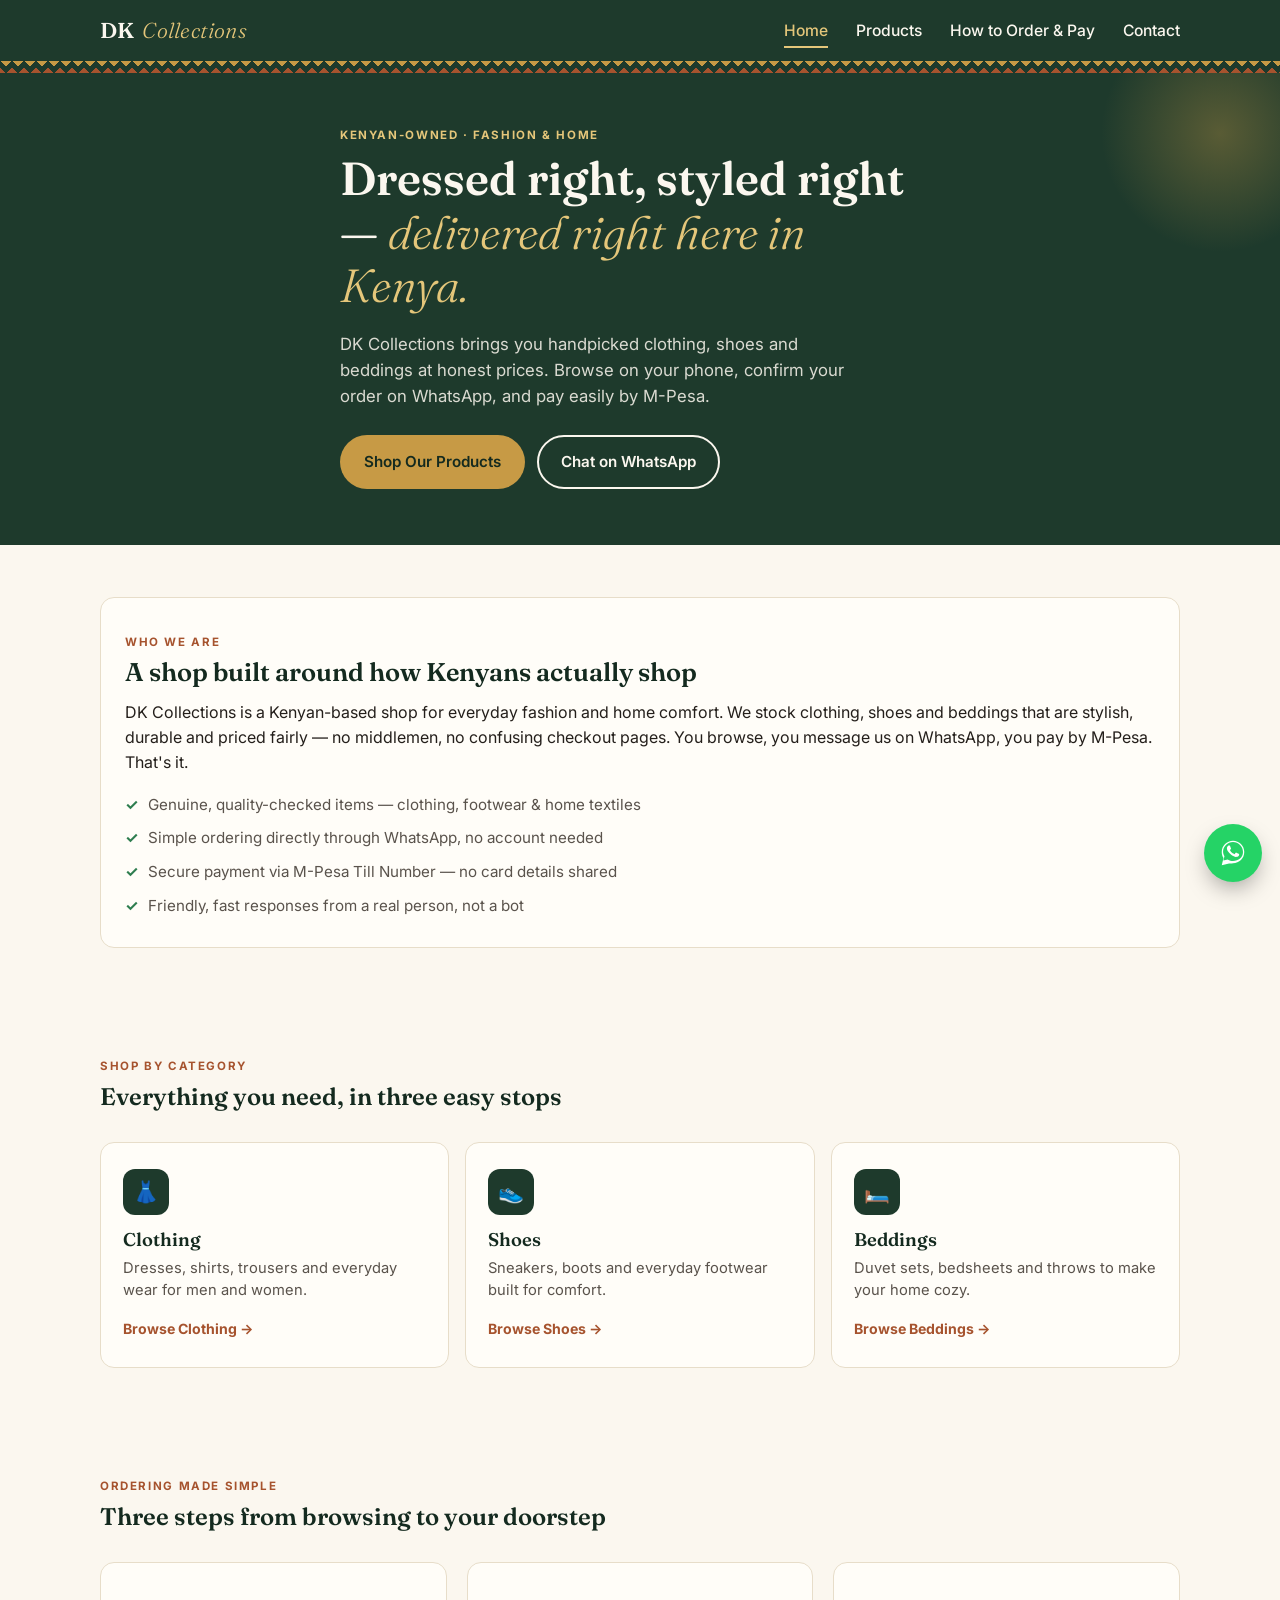
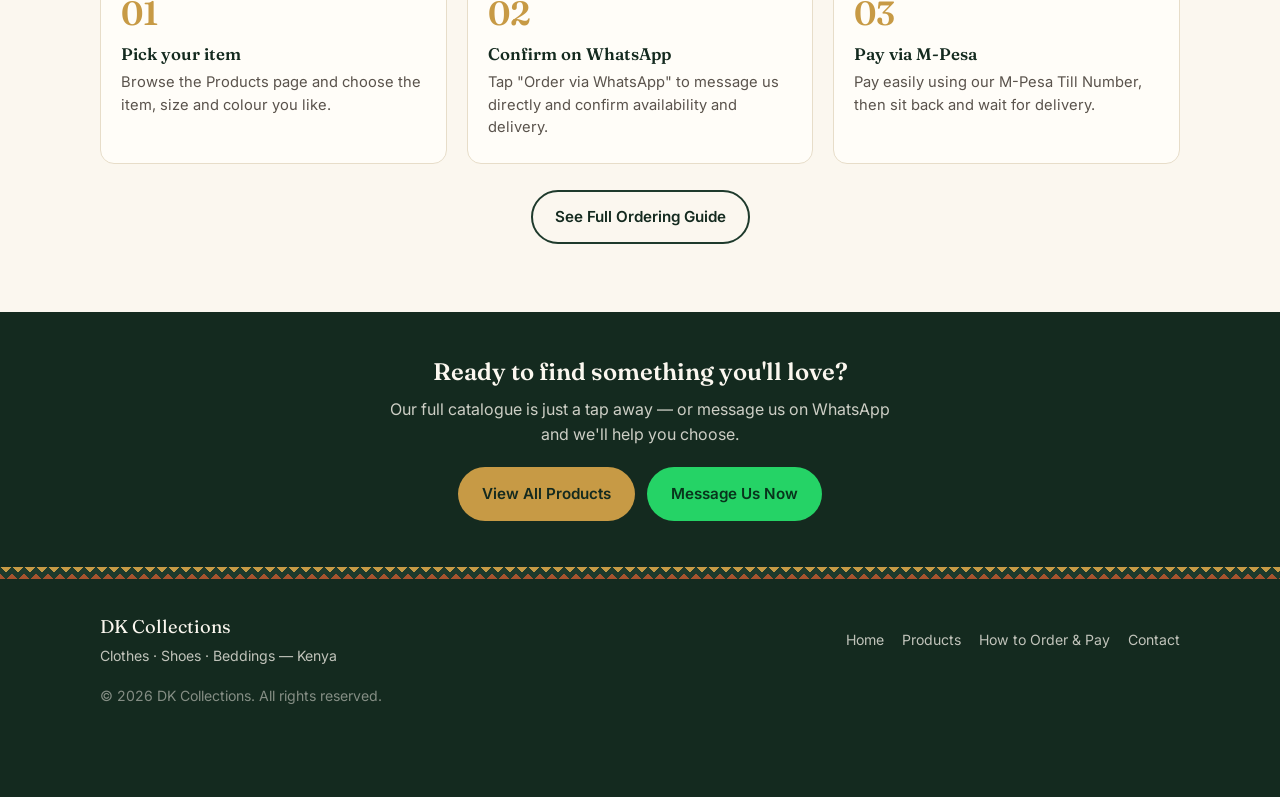
<file: index.html>
<!DOCTYPE html>
<html lang="en">
<head>
<meta charset="UTF-8">
<meta name="viewport" content="width=device-width, initial-scale=1.0">
<title>DK Collections — Clothes, Shoes &amp; Beddings in Kenya</title>
<meta name="description" content="DK Collections — quality clothing, shoes and beddings in Kenya. Order easily via WhatsApp and pay by M-Pesa Till Number.">
<link rel="preconnect" href="https://fonts.googleapis.com">
<link rel="preconnect" href="https://fonts.gstatic.com" crossorigin>
<link href="https://fonts.googleapis.com/css2?family=Fraunces:ital,wght@0,300;0,600;1,400&family=Inter:wght@400;500;600;700&display=swap" rel="stylesheet">
<link rel="stylesheet" href="css/style.css">
</head>
<body>

<header class="site-header">
  <nav class="nav-row">
    <a href="index.html" class="brand">DK <span class="brand-mark">Collections</span></a>
    <button class="nav-toggle" aria-label="Open menu" aria-expanded="false">
      <span></span>
    </button>
    <ul class="nav-links">
      <li><a href="index.html">Home</a></li>
      <li><a href="products.html">Products</a></li>
      <li><a href="how-to-order.html">How to Order &amp; Pay</a></li>
      <li><a href="contact.html">Contact</a></li>
    </ul>
  </nav>
</header>
<div class="pattern-strip" aria-hidden="true"></div>

<!-- ===================== HERO ===================== -->
<section class="hero">
  <div class="container hero-inner">
    <span class="eyebrow" style="color:var(--gold-light)">Kenyan-owned · Fashion &amp; Home</span>
    <h1>Dressed right, styled right — <em>delivered right here in Kenya.</em></h1>
    <p class="lead">
      DK Collections brings you handpicked clothing, shoes and beddings at honest prices.
      Browse on your phone, confirm your order on WhatsApp, and pay easily by M-Pesa.
    </p>
    <div class="hero-actions">
      <a class="btn btn-primary" href="products.html">Shop Our Products</a>
      <a class="btn btn-outline" data-wa-link="Hi DK Collections! I'd like to see what's available." href="#">Chat on WhatsApp</a>
    </div>
  </div>
</section>

<!-- ===================== ABOUT ===================== -->
<section>
  <div class="container">
    <div class="about-panel">
      <span class="eyebrow">Who We Are</span>
      <h2>A shop built around how Kenyans actually shop</h2>
      <p>
        DK Collections is a Kenyan-based shop for everyday fashion and home comfort.
        We stock clothing, shoes and beddings that are stylish, durable and priced fairly —
        no middlemen, no confusing checkout pages. You browse, you message us on WhatsApp,
        you pay by M-Pesa. That's it.
      </p>
      <ul class="trust-list">
        <li>Genuine, quality-checked items — clothing, footwear &amp; home textiles</li>
        <li>Simple ordering directly through WhatsApp, no account needed</li>
        <li>Secure payment via M-Pesa Till Number — no card details shared</li>
        <li>Friendly, fast responses from a real person, not a bot</li>
      </ul>
    </div>
  </div>
</section>

<!-- ===================== CATEGORIES ===================== -->
<section>
  <div class="container">
    <div class="section-head">
      <span class="eyebrow">Shop by Category</span>
      <h2 class="mt-0">Everything you need, in three easy stops</h2>
    </div>
    <div class="cat-grid">
      <a class="cat-card" href="products.html#clothes">
        <div class="cat-icon">👗</div>
        <h3>Clothing</h3>
        <p>Dresses, shirts, trousers and everyday wear for men and women.</p>
        <span class="cat-link">Browse Clothing →</span>
      </a>
      <a class="cat-card" href="products.html#shoes">
        <div class="cat-icon">👟</div>
        <h3>Shoes</h3>
        <p>Sneakers, boots and everyday footwear built for comfort.</p>
        <span class="cat-link">Browse Shoes →</span>
      </a>
      <a class="cat-card" href="products.html#beddings">
        <div class="cat-icon">🛏️</div>
        <h3>Beddings</h3>
        <p>Duvet sets, bedsheets and throws to make your home cozy.</p>
        <span class="cat-link">Browse Beddings →</span>
      </a>
    </div>
  </div>
</section>

<!-- ===================== HOW IT WORKS PREVIEW ===================== -->
<section>
  <div class="container">
    <div class="section-head">
      <span class="eyebrow">Ordering Made Simple</span>
      <h2 class="mt-0">Three steps from browsing to your doorstep</h2>
    </div>
    <div class="steps">
      <div class="step">
        <div class="step-num">01</div>
        <h3>Pick your item</h3>
        <p>Browse the Products page and choose the item, size and colour you like.</p>
      </div>
      <div class="step">
        <div class="step-num">02</div>
        <h3>Confirm on WhatsApp</h3>
        <p>Tap "Order via WhatsApp" to message us directly and confirm availability and delivery.</p>
      </div>
      <div class="step">
        <div class="step-num">03</div>
        <h3>Pay via M-Pesa</h3>
        <p>Pay easily using our M-Pesa Till Number, then sit back and wait for delivery.</p>
      </div>
    </div>
    <p class="text-center" style="margin-top:26px;">
      <a class="btn btn-dark-outline" href="how-to-order.html">See Full Ordering Guide</a>
    </p>
  </div>
</section>

<!-- ===================== CTA BAND ===================== -->
<section class="cta-band">
  <div class="container">
    <h2>Ready to find something you'll love?</h2>
    <p>Our full catalogue is just a tap away — or message us on WhatsApp and we'll help you choose.</p>
    <div class="btn-row">
      <a class="btn btn-primary" href="products.html">View All Products</a>
      <a class="btn btn-whatsapp" data-wa-link="" href="#">Message Us Now</a>
    </div>
  </div>
</section>

<div class="pattern-strip" aria-hidden="true"></div>
<footer class="site-footer">
  <div class="container footer-row">
    <div>
      <div class="footer-brand">DK Collections</div>
      <div>Clothes · Shoes · Beddings — Kenya</div>
    </div>
    <ul class="footer-links">
      <li><a href="index.html">Home</a></li>
      <li><a href="products.html">Products</a></li>
      <li><a href="how-to-order.html">How to Order &amp; Pay</a></li>
      <li><a href="contact.html">Contact</a></li>
    </ul>
  </div>
  <div class="container" style="margin-top:18px; opacity:0.65;">
    &copy; <span id="year"></span> DK Collections. All rights reserved.
  </div>
</footer>

<script src="js/config.js"></script>
<script src="js/script.js"></script>
<script>document.getElementById("year").textContent = new Date().getFullYear();</script>
</body>
</html>
</file>
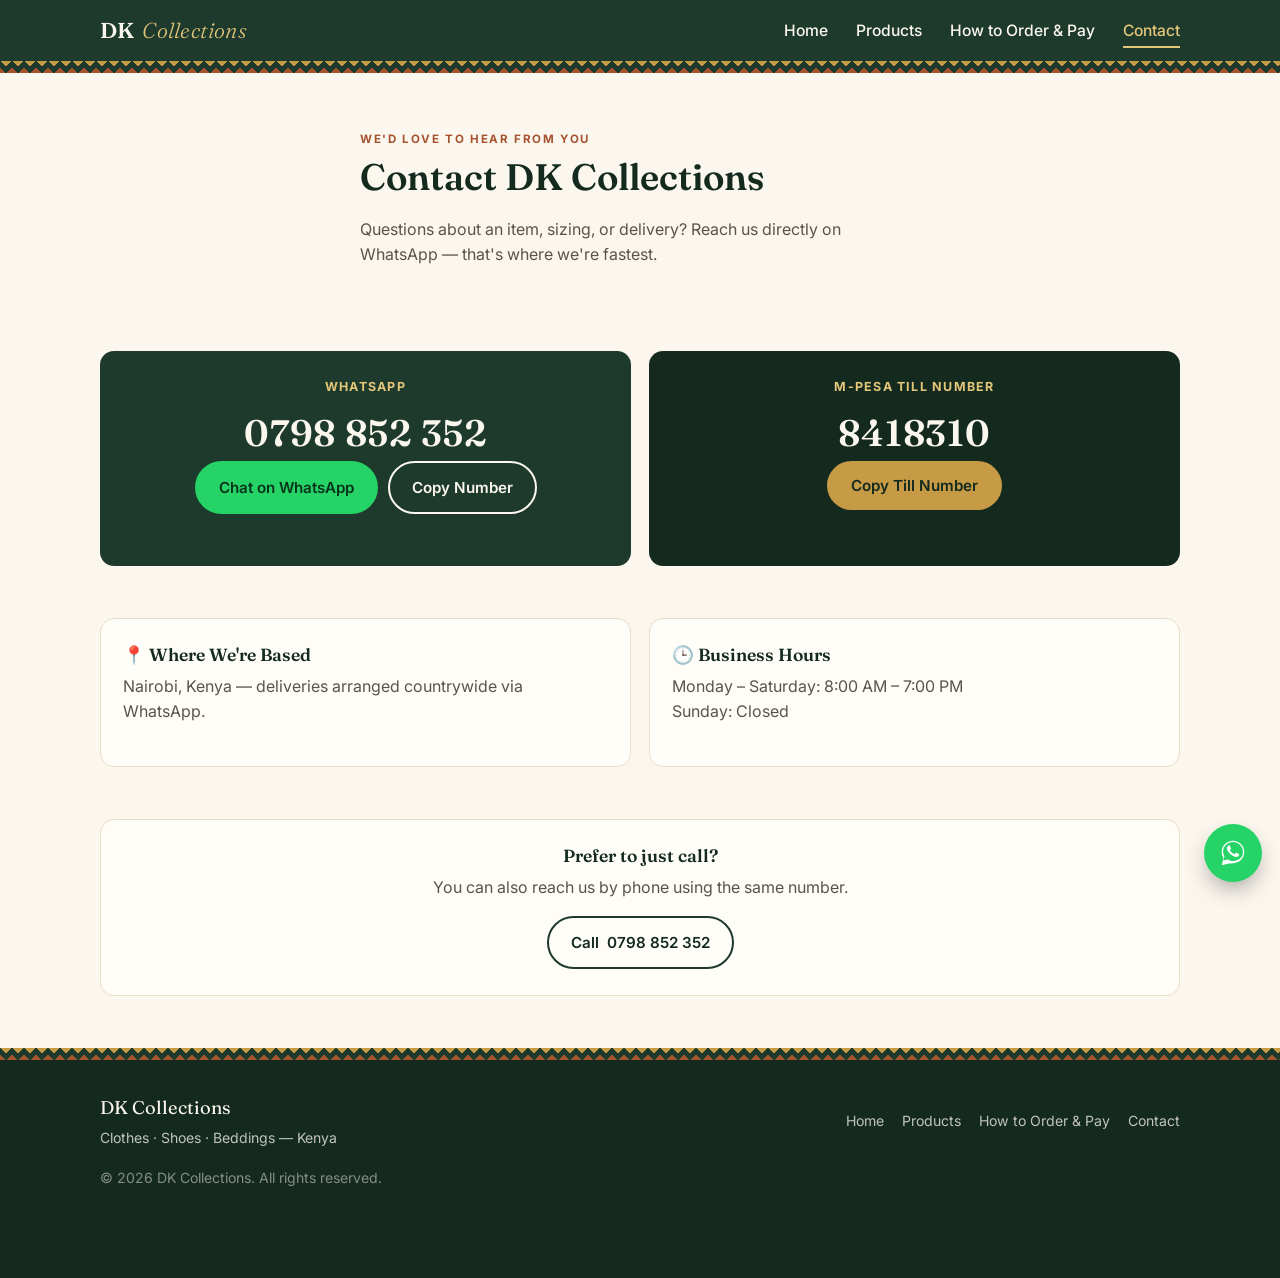
<file: contact.html>
<!DOCTYPE html>
<html lang="en">
<head>
<meta charset="UTF-8">
<meta name="viewport" content="width=device-width, initial-scale=1.0">
<title>Contact Us — DK Collections</title>
<meta name="description" content="Contact DK Collections on WhatsApp 0798 852 352, or pay via M-Pesa Till Number 8418310.">
<link rel="preconnect" href="https://fonts.googleapis.com">
<link rel="preconnect" href="https://fonts.gstatic.com" crossorigin>
<link href="https://fonts.googleapis.com/css2?family=Fraunces:ital,wght@0,300;0,600;1,400&family=Inter:wght@400;500;600;700&display=swap" rel="stylesheet">
<link rel="stylesheet" href="css/style.css">
</head>
<body>

<header class="site-header">
  <nav class="nav-row">
    <a href="index.html" class="brand">DK <span class="brand-mark">Collections</span></a>
    <button class="nav-toggle" aria-label="Open menu" aria-expanded="false">
      <span></span>
    </button>
    <ul class="nav-links">
      <li><a href="index.html">Home</a></li>
      <li><a href="products.html">Products</a></li>
      <li><a href="how-to-order.html">How to Order &amp; Pay</a></li>
      <li><a href="contact.html">Contact</a></li>
    </ul>
  </nav>
</header>
<div class="pattern-strip" aria-hidden="true"></div>

<section style="padding-bottom:0;">
  <div class="container section-head">
    <span class="eyebrow">We'd Love to Hear From You</span>
    <h1 class="mt-0" style="font-size:clamp(1.7rem,5vw,2.3rem);">Contact DK Collections</h1>
    <p style="color:var(--charcoal-soft); max-width:60ch;">
      Questions about an item, sizing, or delivery? Reach us directly on WhatsApp — that's where we're fastest.
    </p>
  </div>
</section>

<section>
  <div class="container">
    <div class="info-grid cols-2">
      <div class="big-number-card">
        <span class="label">WhatsApp</span>
        <span class="value" data-config="whatsappNumberDisplay">0798 852 352</span>
        <div class="copy-row">
          <a class="btn btn-whatsapp" data-wa-link="Hi DK Collections! I have a question." href="#">Chat on WhatsApp</a>
          <button class="btn btn-outline" data-copy="whatsappNumberDisplay">Copy Number</button>
        </div>
        <div class="copy-feedback" data-copy-feedback="whatsappNumberDisplay"></div>
      </div>
      <div class="big-number-card" style="background:var(--forest-dark);">
        <span class="label">M-Pesa Till Number</span>
        <span class="value" data-config="tillNumber">8418310</span>
        <div class="copy-row">
          <button class="btn btn-primary" data-copy="tillNumber">Copy Till Number</button>
        </div>
        <div class="copy-feedback" data-copy-feedback="tillNumber"></div>
      </div>
    </div>
  </div>
</section>

<section style="padding-top:0;">
  <div class="container">
    <div class="info-grid cols-2">
      <div class="info-card">
        <h3 class="mt-0">📍 Where We're Based</h3>
        <!-- EDITABLE: replace with your real location / pickup point -->
        <p style="color:var(--charcoal-soft);">Nairobi, Kenya — deliveries arranged countrywide via WhatsApp.</p>
      </div>
      <div class="info-card">
        <h3 class="mt-0">🕒 Business Hours</h3>
        <!-- EDITABLE: replace with your real working hours -->
        <p style="color:var(--charcoal-soft);">Monday – Saturday: 8:00 AM – 7:00 PM<br>Sunday: Closed</p>
      </div>
    </div>
  </div>
</section>

<section style="padding-top:0;">
  <div class="container">
    <div class="info-card text-center">
      <h3 class="mt-0">Prefer to just call?</h3>
      <p style="color:var(--charcoal-soft);">You can also reach us by phone using the same number.</p>
      <a class="btn btn-dark-outline" data-tel-link href="#" data-config-skip>Call <span data-config="whatsappNumberDisplay">0798 852 352</span></a>
    </div>
  </div>
</section>

<div class="pattern-strip" aria-hidden="true"></div>
<footer class="site-footer">
  <div class="container footer-row">
    <div>
      <div class="footer-brand">DK Collections</div>
      <div>Clothes · Shoes · Beddings — Kenya</div>
    </div>
    <ul class="footer-links">
      <li><a href="index.html">Home</a></li>
      <li><a href="products.html">Products</a></li>
      <li><a href="how-to-order.html">How to Order &amp; Pay</a></li>
      <li><a href="contact.html">Contact</a></li>
    </ul>
  </div>
  <div class="container" style="margin-top:18px; opacity:0.65;">
    &copy; <span id="year"></span> DK Collections. All rights reserved.
  </div>
</footer>

<script src="js/config.js"></script>
<script src="js/script.js"></script>
<script>document.getElementById("year").textContent = new Date().getFullYear();</script>
</body>
</html>
</file>
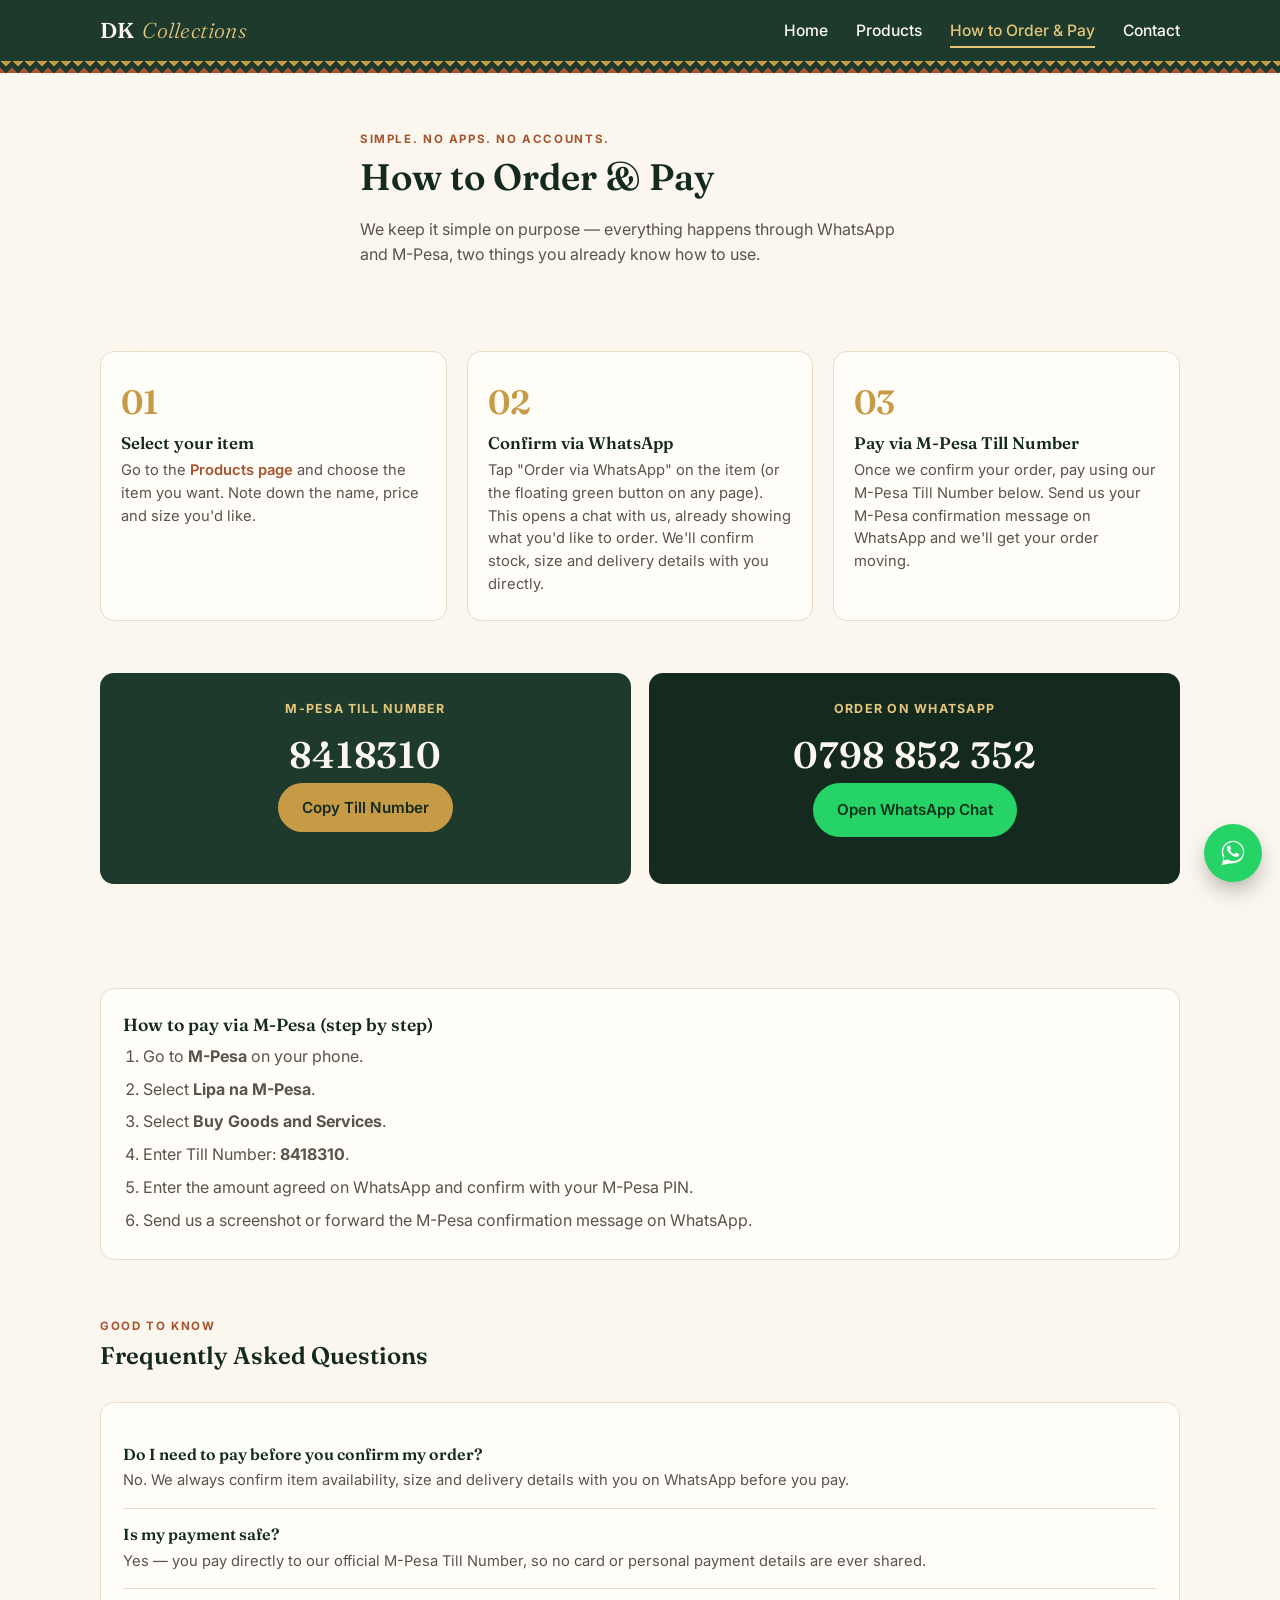
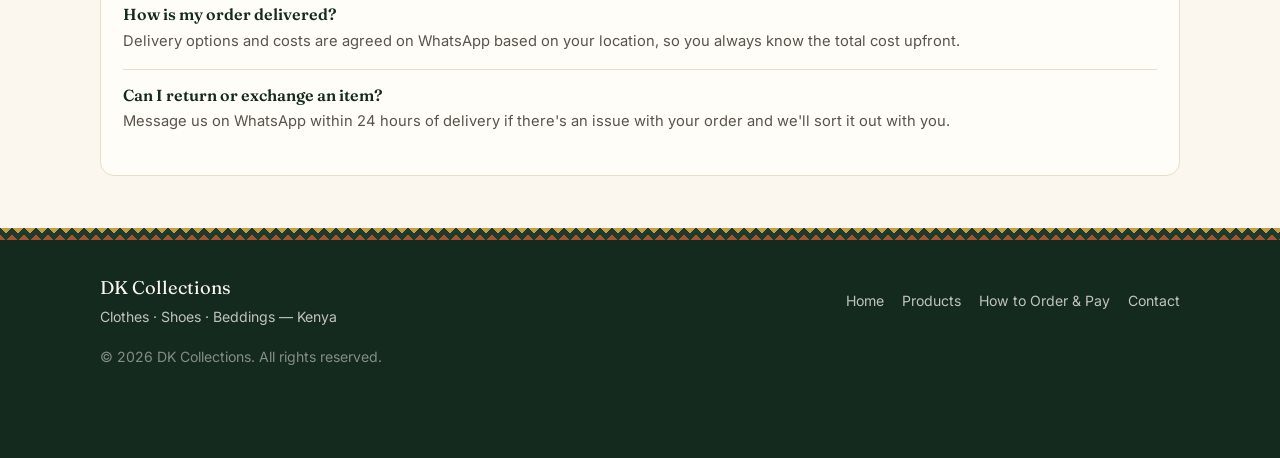
<file: how-to-order.html>
<!DOCTYPE html>
<html lang="en">
<head>
<meta charset="UTF-8">
<meta name="viewport" content="width=device-width, initial-scale=1.0">
<title>How to Order &amp; Pay — DK Collections</title>
<meta name="description" content="How to order from DK Collections: pick your item, confirm on WhatsApp, then pay via M-Pesa Till Number 8418310.">
<link rel="preconnect" href="https://fonts.googleapis.com">
<link rel="preconnect" href="https://fonts.gstatic.com" crossorigin>
<link href="https://fonts.googleapis.com/css2?family=Fraunces:ital,wght@0,300;0,600;1,400&family=Inter:wght@400;500;600;700&display=swap" rel="stylesheet">
<link rel="stylesheet" href="css/style.css">
</head>
<body>

<header class="site-header">
  <nav class="nav-row">
    <a href="index.html" class="brand">DK <span class="brand-mark">Collections</span></a>
    <button class="nav-toggle" aria-label="Open menu" aria-expanded="false">
      <span></span>
    </button>
    <ul class="nav-links">
      <li><a href="index.html">Home</a></li>
      <li><a href="products.html">Products</a></li>
      <li><a href="how-to-order.html">How to Order &amp; Pay</a></li>
      <li><a href="contact.html">Contact</a></li>
    </ul>
  </nav>
</header>
<div class="pattern-strip" aria-hidden="true"></div>

<section style="padding-bottom:0;">
  <div class="container section-head">
    <span class="eyebrow">Simple. No Apps. No Accounts.</span>
    <h1 class="mt-0" style="font-size:clamp(1.7rem,5vw,2.3rem);">How to Order &amp; Pay</h1>
    <p style="color:var(--charcoal-soft); max-width:60ch;">
      We keep it simple on purpose — everything happens through WhatsApp and M-Pesa,
      two things you already know how to use.
    </p>
  </div>
</section>

<section>
  <div class="container">
    <div class="steps">
      <div class="step">
        <div class="step-num">01</div>
        <h3>Select your item</h3>
        <p>
          Go to the <a href="products.html" style="color:var(--rust); font-weight:600;">Products page</a>
          and choose the item you want. Note down the name, price and size you'd like.
        </p>
      </div>
      <div class="step">
        <div class="step-num">02</div>
        <h3>Confirm via WhatsApp</h3>
        <p>
          Tap "Order via WhatsApp" on the item (or the floating green button on any page).
          This opens a chat with us, already showing what you'd like to order.
          We'll confirm stock, size and delivery details with you directly.
        </p>
      </div>
      <div class="step">
        <div class="step-num">03</div>
        <h3>Pay via M-Pesa Till Number</h3>
        <p>
          Once we confirm your order, pay using our M-Pesa Till Number below.
          Send us your M-Pesa confirmation message on WhatsApp and we'll get your order moving.
        </p>
      </div>
    </div>
  </div>
</section>

<section style="padding-top:0;">
  <div class="container">
    <div class="info-grid cols-2">
      <div class="big-number-card">
        <span class="label">M-Pesa Till Number</span>
        <span class="value" data-config="tillNumber">8418310</span>
        <div class="copy-row">
          <button class="btn btn-primary" data-copy="tillNumber">Copy Till Number</button>
        </div>
        <div class="copy-feedback" data-copy-feedback="tillNumber"></div>
      </div>
      <div class="big-number-card" style="background:var(--forest-dark);">
        <span class="label">Order on WhatsApp</span>
        <span class="value" data-config="whatsappNumberDisplay">0798 852 352</span>
        <div class="copy-row">
          <a class="btn btn-whatsapp" data-wa-link="Hi DK Collections! I'd like to place an order." href="#">Open WhatsApp Chat</a>
        </div>
      </div>
    </div>
  </div>
</section>

<section>
  <div class="container">
    <div class="info-card">
      <h3 class="mt-0">How to pay via M-Pesa (step by step)</h3>
      <ol style="color:var(--charcoal-soft); padding-left:20px; margin:0;">
        <li style="margin-bottom:8px;">Go to <strong>M-Pesa</strong> on your phone.</li>
        <li style="margin-bottom:8px;">Select <strong>Lipa na M-Pesa</strong>.</li>
        <li style="margin-bottom:8px;">Select <strong>Buy Goods and Services</strong>.</li>
        <li style="margin-bottom:8px;">Enter Till Number: <strong data-config="tillNumber">8418310</strong>.</li>
        <li style="margin-bottom:8px;">Enter the amount agreed on WhatsApp and confirm with your M-Pesa PIN.</li>
        <li>Send us a screenshot or forward the M-Pesa confirmation message on WhatsApp.</li>
      </ol>
    </div>
  </div>
</section>

<section style="padding-top:0;">
  <div class="container">
    <div class="section-head">
      <span class="eyebrow">Good to Know</span>
      <h2 class="mt-0">Frequently Asked Questions</h2>
    </div>
    <div class="info-card">
      <div class="faq-item">
        <h4>Do I need to pay before you confirm my order?</h4>
        <p>No. We always confirm item availability, size and delivery details with you on WhatsApp before you pay.</p>
      </div>
      <div class="faq-item">
        <h4>Is my payment safe?</h4>
        <p>Yes — you pay directly to our official M-Pesa Till Number, so no card or personal payment details are ever shared.</p>
      </div>
      <div class="faq-item">
        <h4>How is my order delivered?</h4>
        <p>Delivery options and costs are agreed on WhatsApp based on your location, so you always know the total cost upfront.</p>
      </div>
      <div class="faq-item">
        <h4>Can I return or exchange an item?</h4>
        <p>Message us on WhatsApp within 24 hours of delivery if there's an issue with your order and we'll sort it out with you.</p>
      </div>
    </div>
  </div>
</section>

<div class="pattern-strip" aria-hidden="true"></div>
<footer class="site-footer">
  <div class="container footer-row">
    <div>
      <div class="footer-brand">DK Collections</div>
      <div>Clothes · Shoes · Beddings — Kenya</div>
    </div>
    <ul class="footer-links">
      <li><a href="index.html">Home</a></li>
      <li><a href="products.html">Products</a></li>
      <li><a href="how-to-order.html">How to Order &amp; Pay</a></li>
      <li><a href="contact.html">Contact</a></li>
    </ul>
  </div>
  <div class="container" style="margin-top:18px; opacity:0.65;">
    &copy; <span id="year"></span> DK Collections. All rights reserved.
  </div>
</footer>

<script src="js/config.js"></script>
<script src="js/script.js"></script>
<script>document.getElementById("year").textContent = new Date().getFullYear();</script>
</body>
</html>
</file>
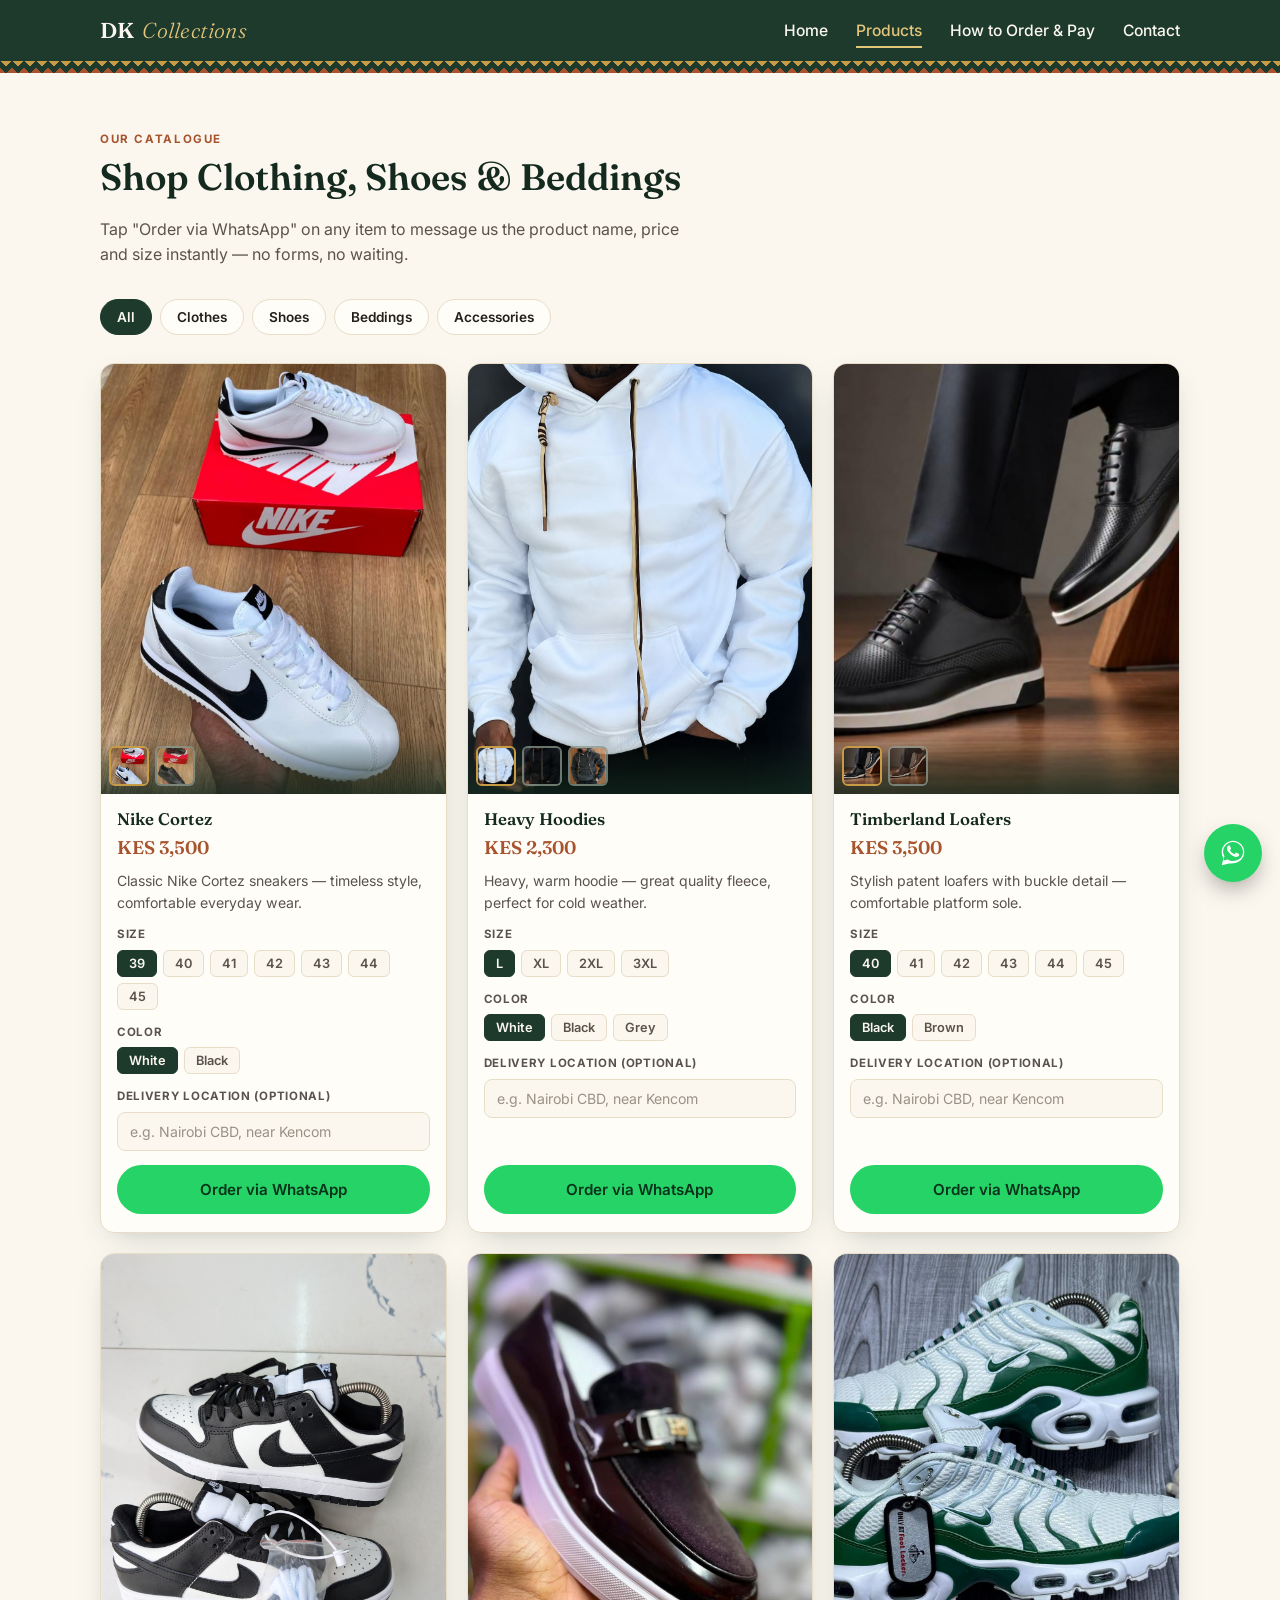
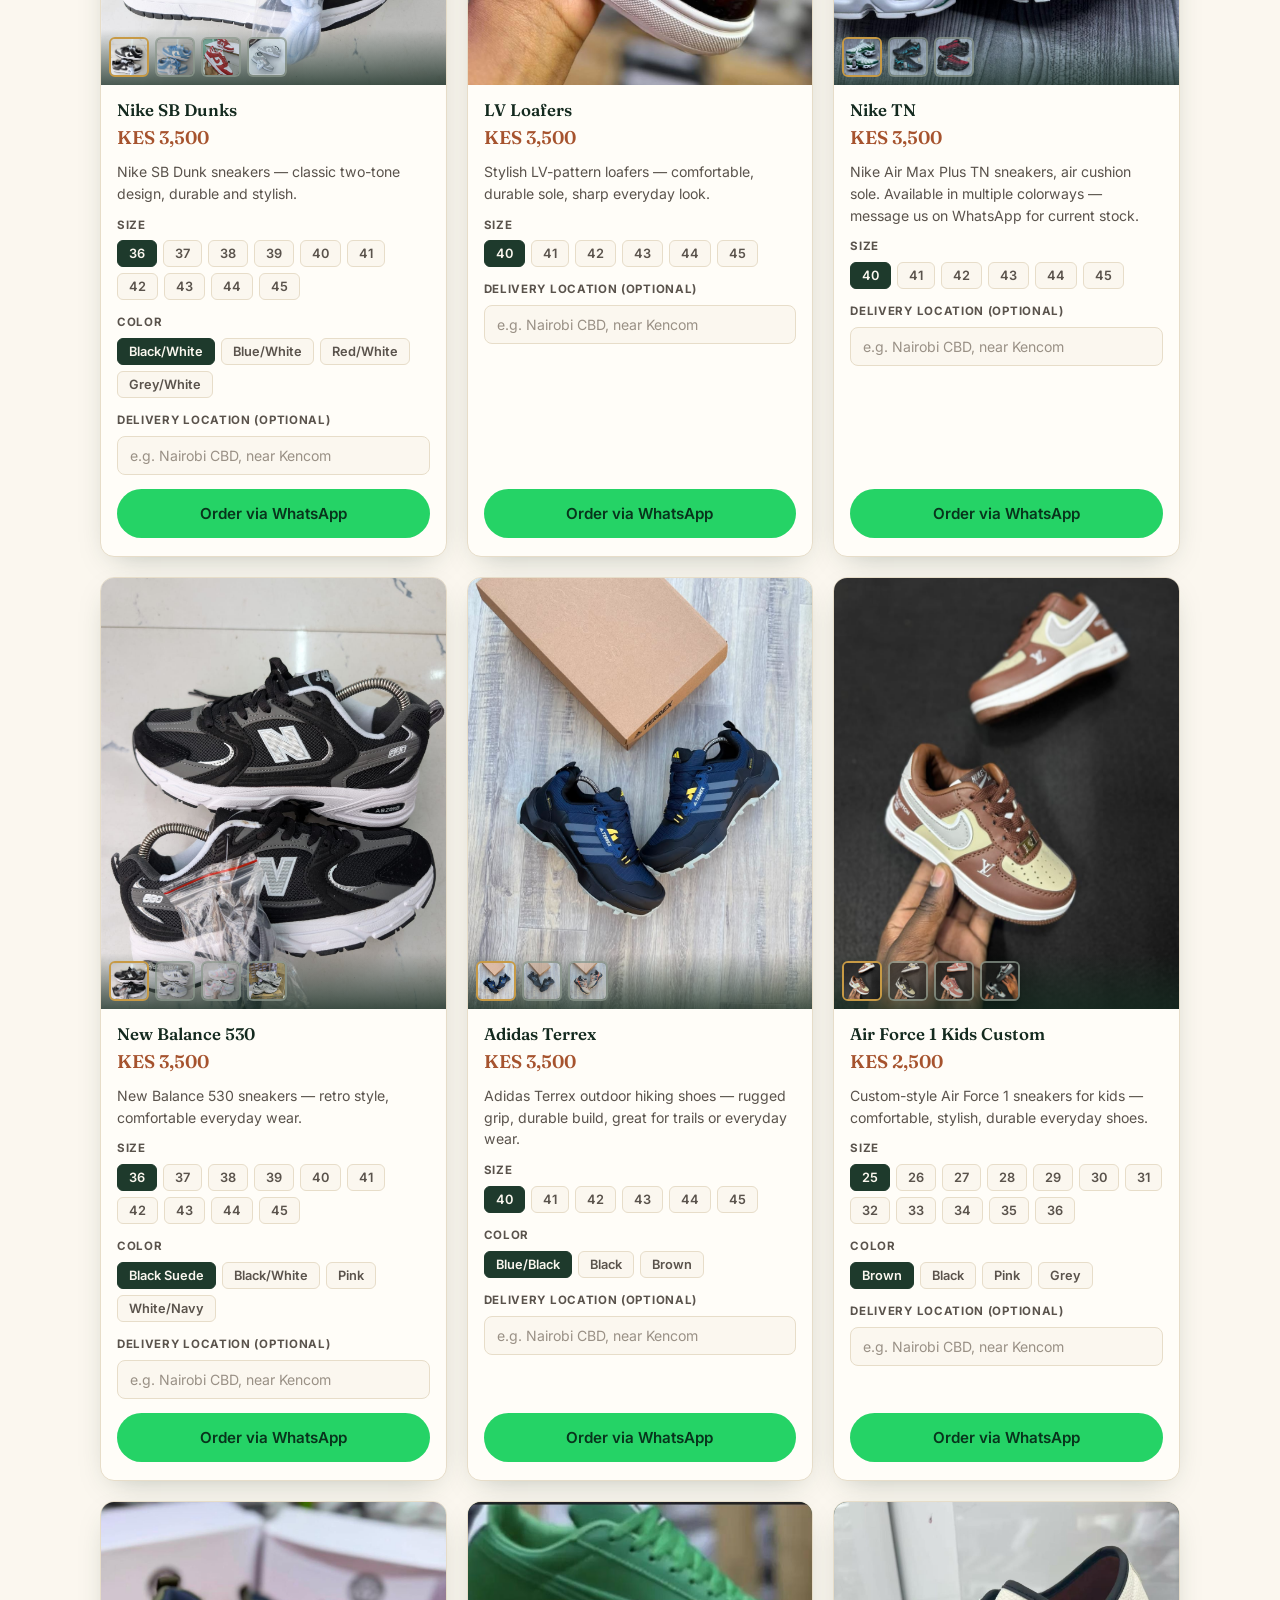
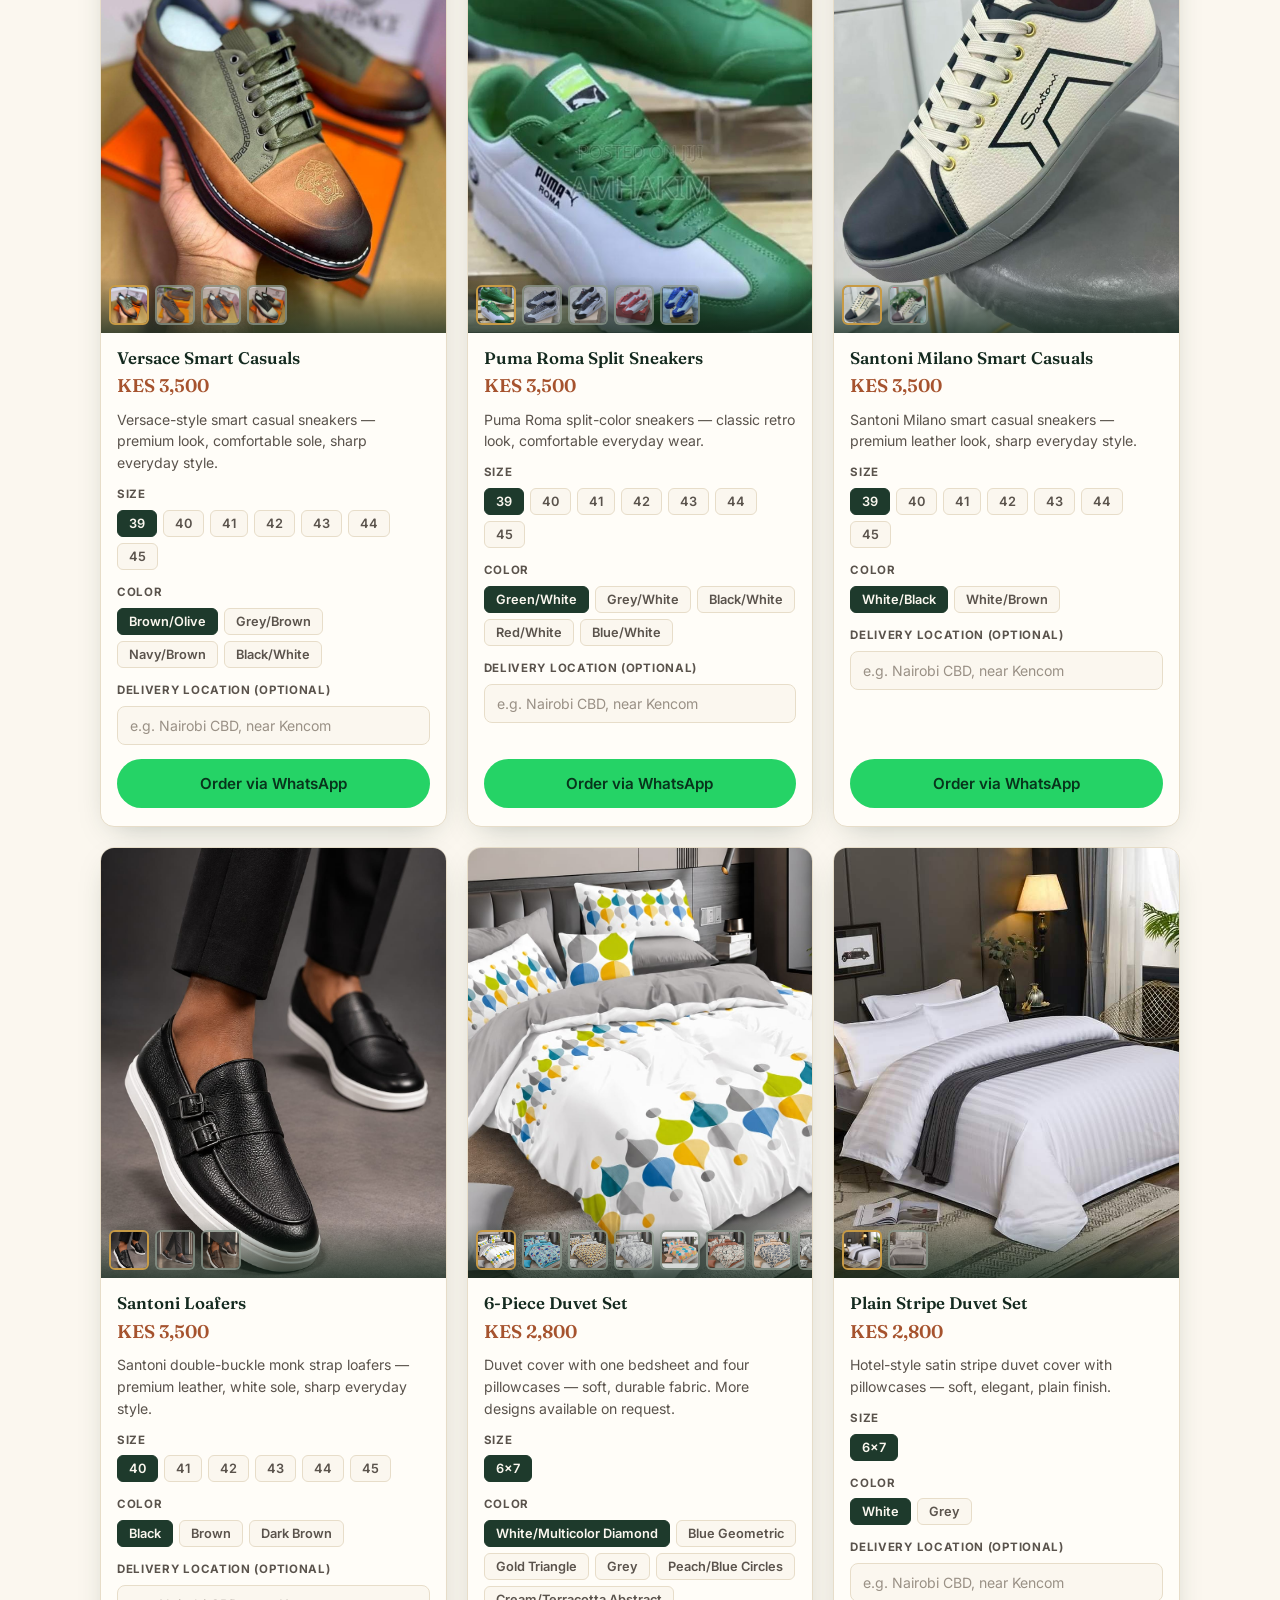
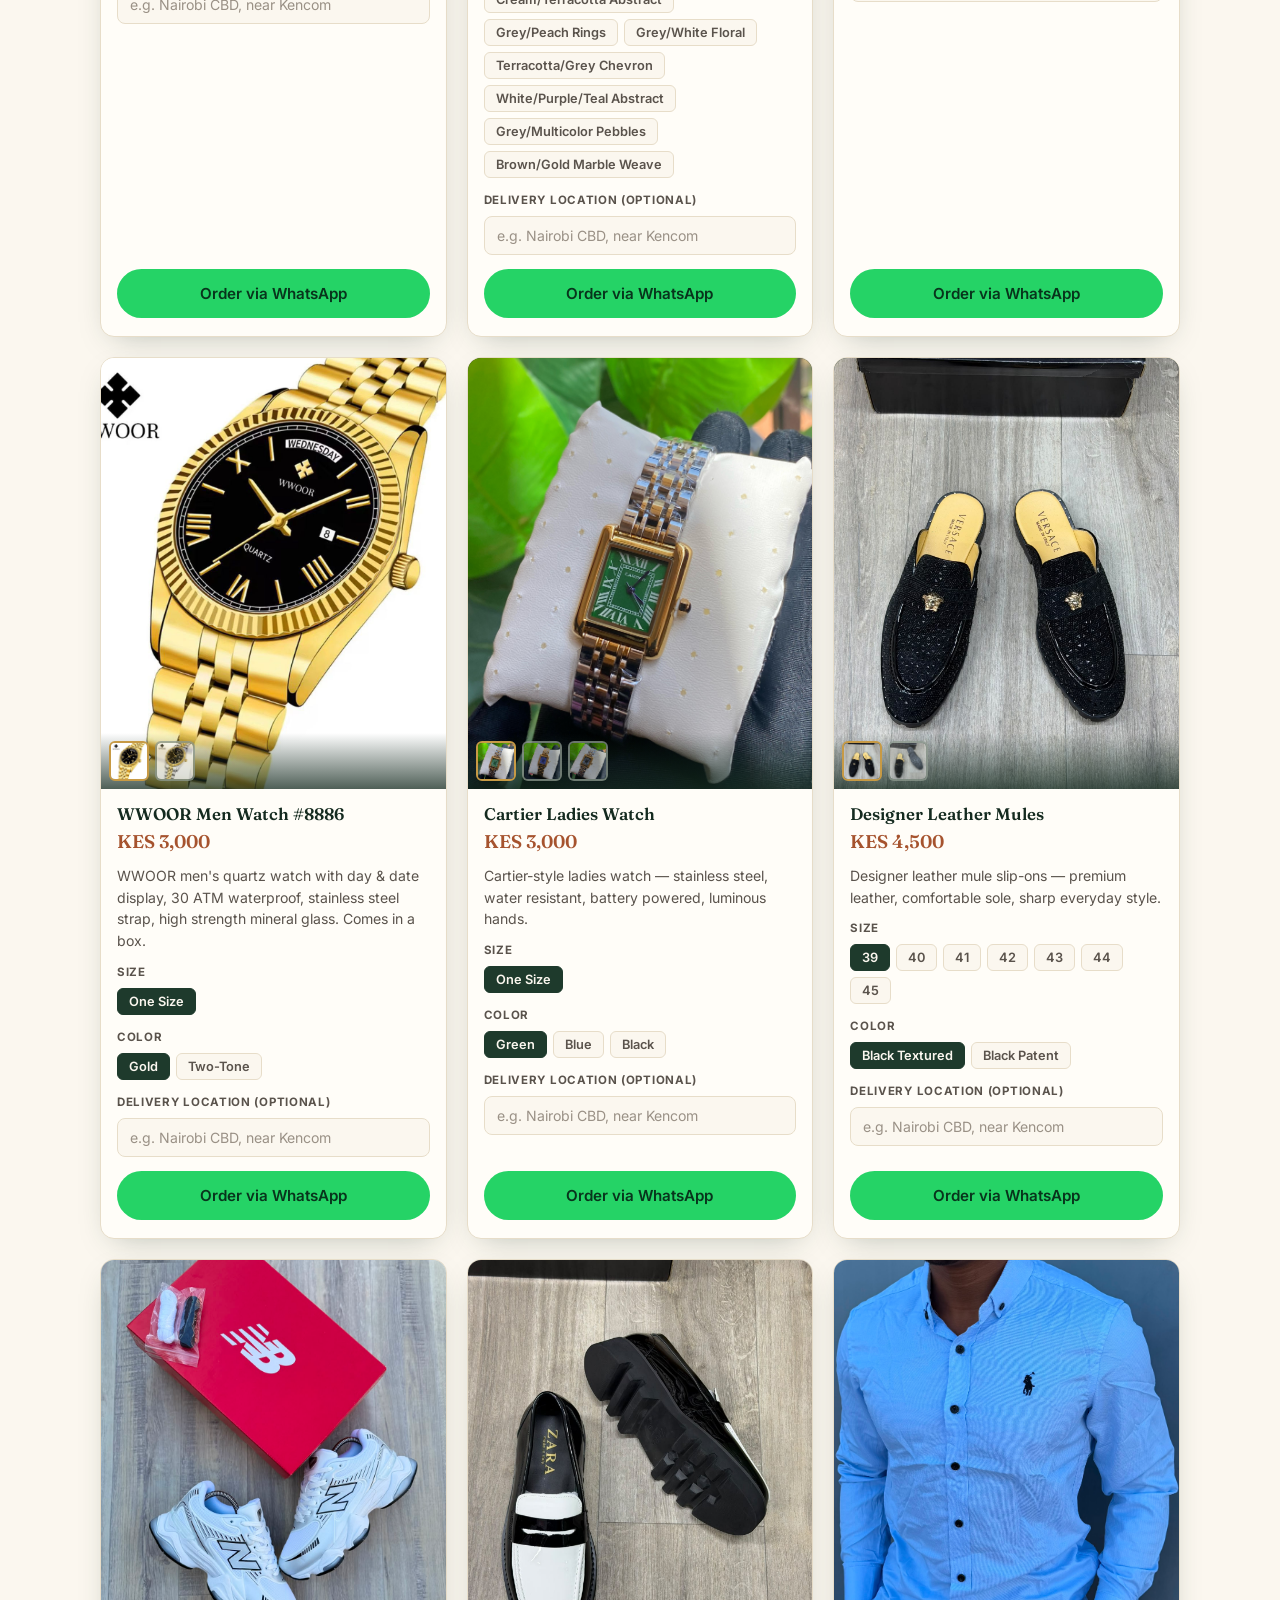
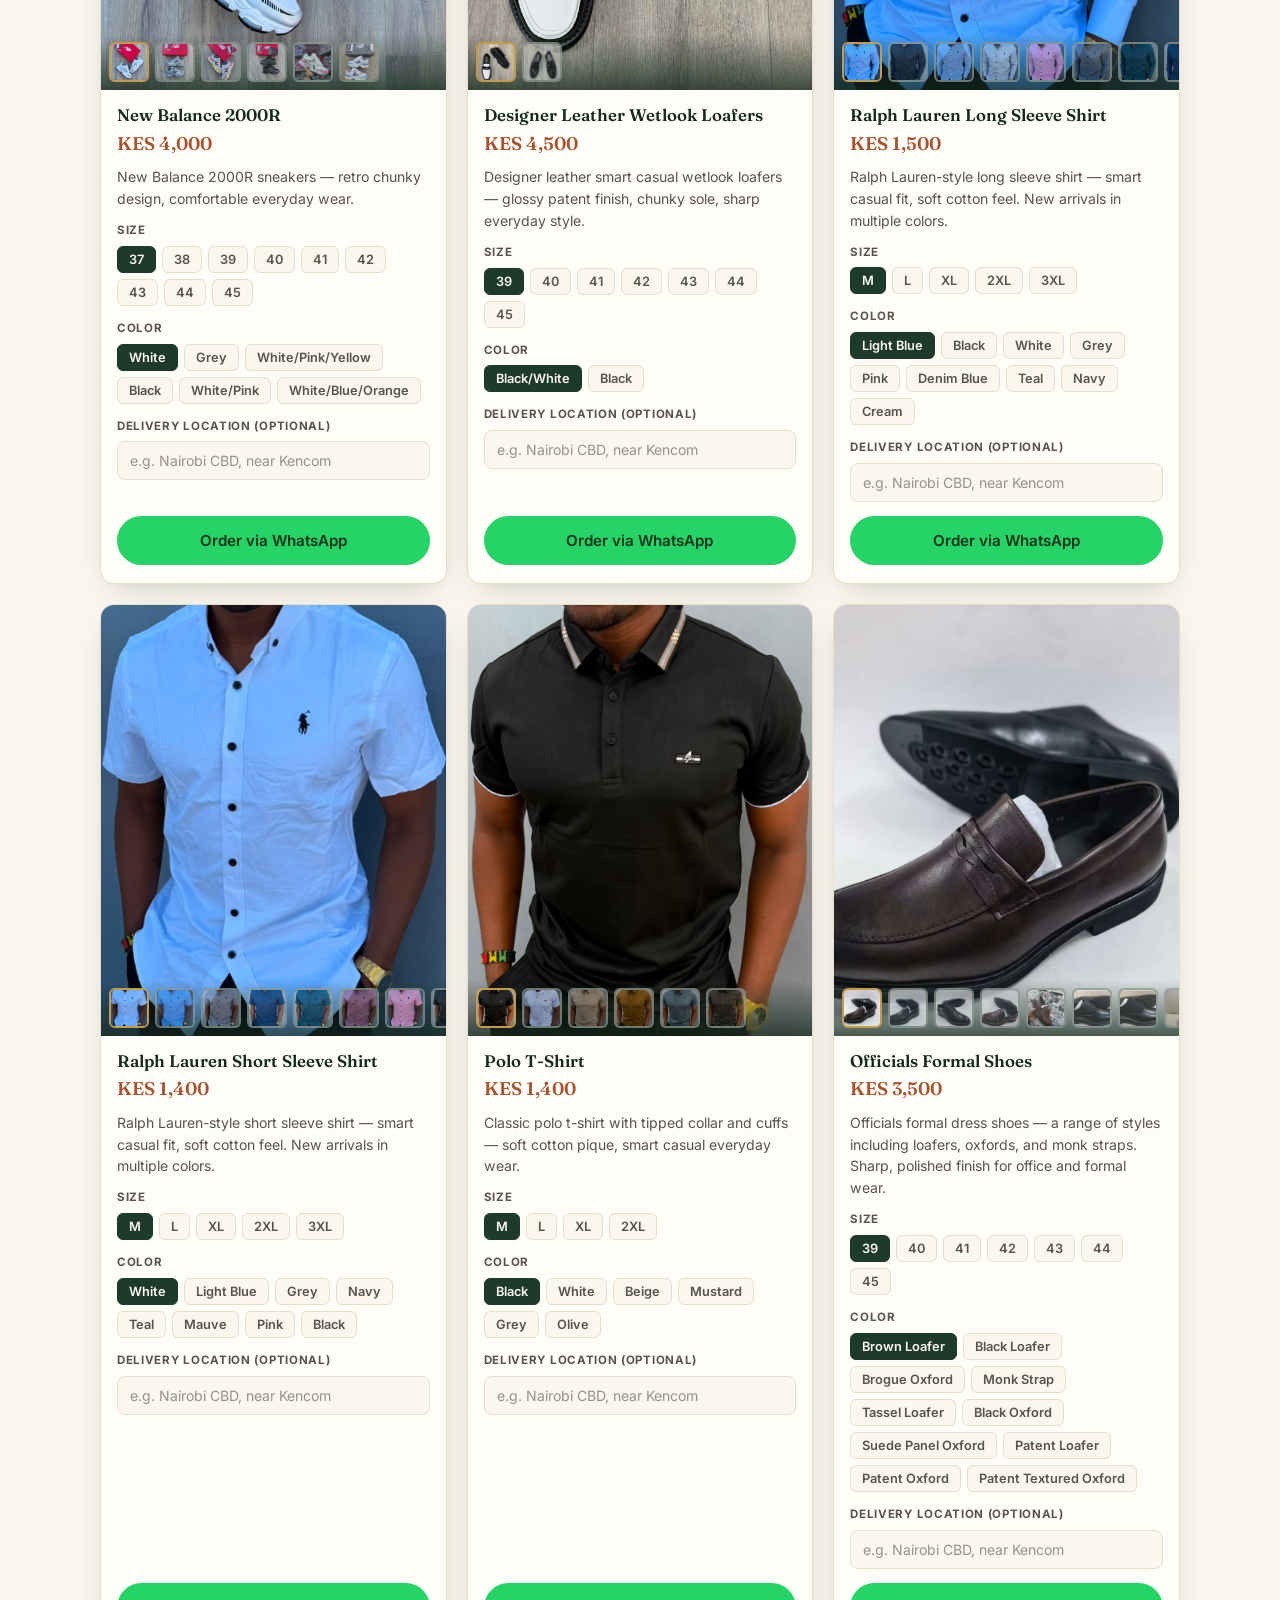
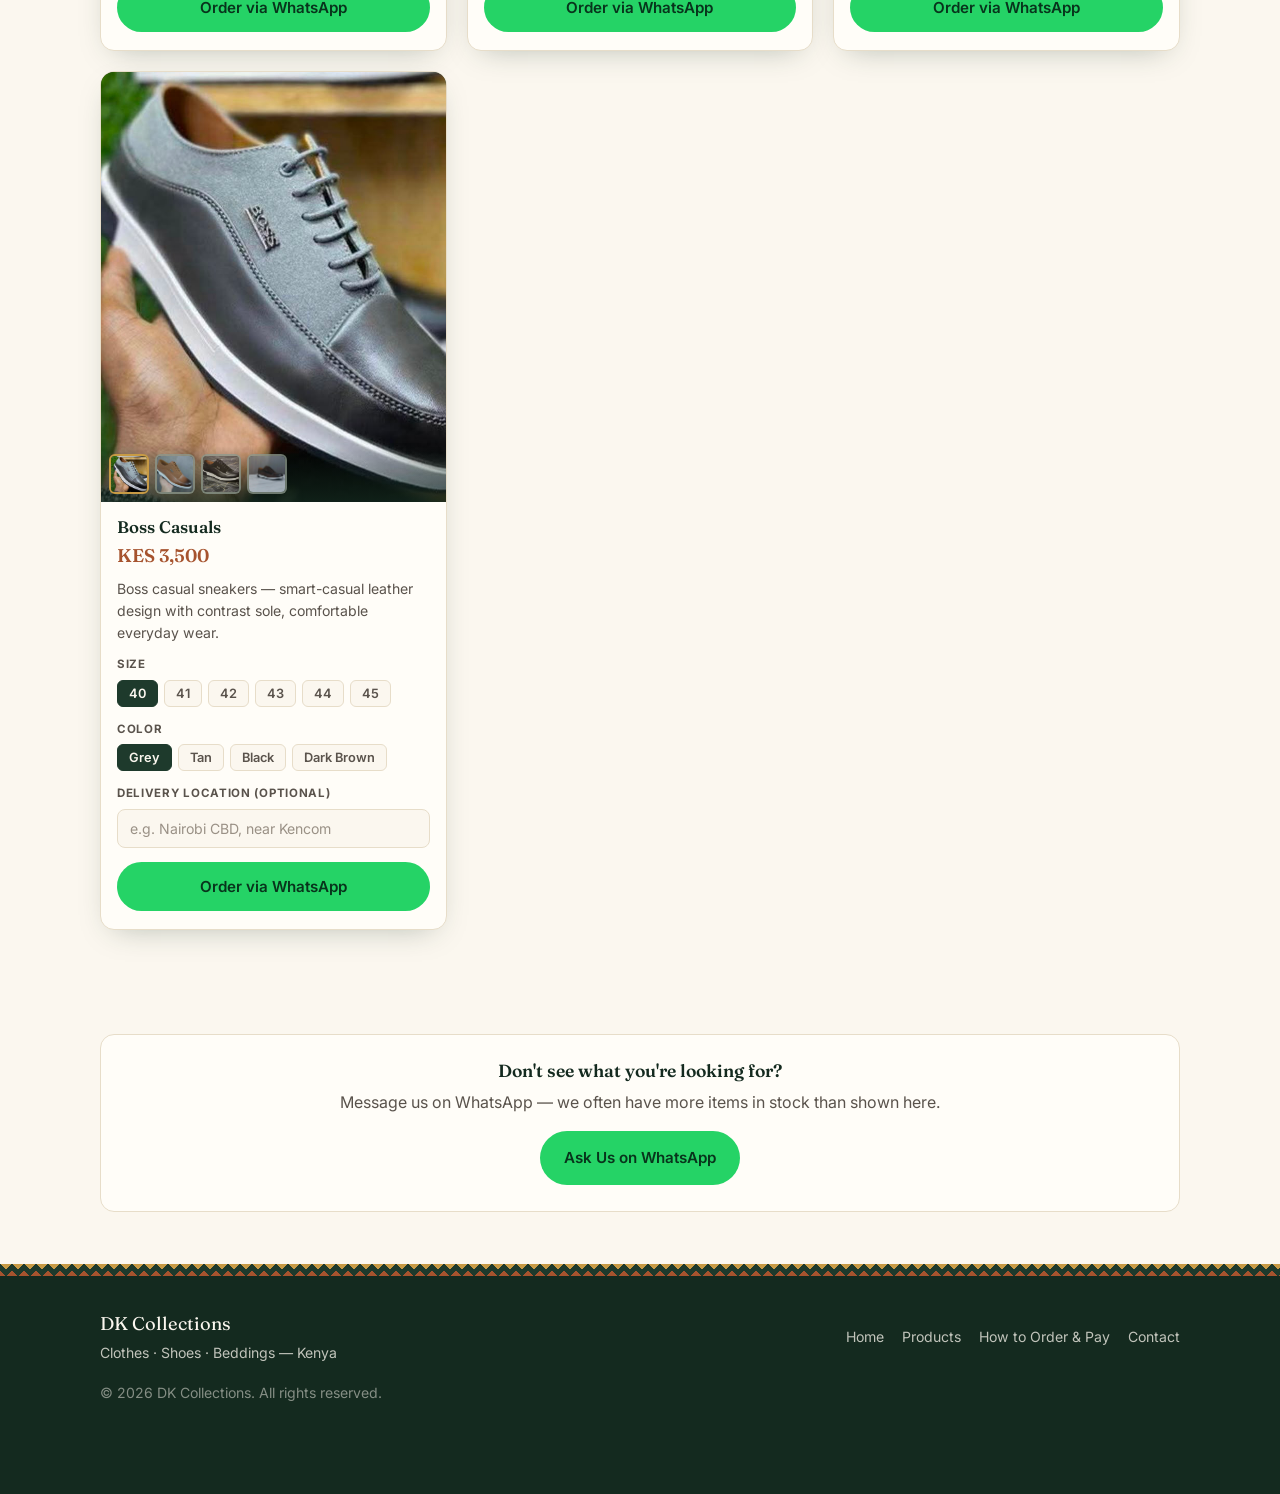
<file: products.html>
<!DOCTYPE html>
<html lang="en">
<head>
<meta charset="UTF-8">
<meta name="viewport" content="width=device-width, initial-scale=1.0">
<title>Products — DK Collections</title>
<meta name="description" content="Browse clothing, shoes and beddings from DK Collections. Order any item directly on WhatsApp and pay by M-Pesa Till Number.">
<link rel="preconnect" href="https://fonts.googleapis.com">
<link rel="preconnect" href="https://fonts.gstatic.com" crossorigin>
<link href="https://fonts.googleapis.com/css2?family=Fraunces:ital,wght@0,300;0,600;1,400&family=Inter:wght@400;500;600;700&display=swap" rel="stylesheet">
<link rel="stylesheet" href="css/style.css">
</head>
<body>

<header class="site-header">
  <nav class="nav-row">
    <a href="index.html" class="brand">DK <span class="brand-mark">Collections</span></a>
    <button class="nav-toggle" aria-label="Open menu" aria-expanded="false">
      <span></span>
    </button>
    <ul class="nav-links">
      <li><a href="index.html">Home</a></li>
      <li><a href="products.html">Products</a></li>
      <li><a href="how-to-order.html">How to Order &amp; Pay</a></li>
      <li><a href="contact.html">Contact</a></li>
    </ul>
  </nav>
</header>
<div class="pattern-strip" aria-hidden="true"></div>

<section style="padding-bottom:0;">
  <div class="container">
    <div class="section-head">
      <span class="eyebrow">Our Catalogue</span>
      <h1 class="mt-0" style="font-size:clamp(1.7rem,5vw,2.3rem);">Shop Clothing, Shoes &amp; Beddings</h1>
      <p style="color:var(--charcoal-soft); max-width:60ch;">
        Tap "Order via WhatsApp" on any item to message us the product name, price and size instantly — no forms, no waiting.
      </p>
    </div>

    <div class="filter-row" id="filter-row">
      <button class="filter-btn active" data-filter="all">All</button>
      <button class="filter-btn" data-filter="clothes">Clothes</button>
      <button class="filter-btn" data-filter="shoes">Shoes</button>
      <button class="filter-btn" data-filter="beddings">Beddings</button>
      <button class="filter-btn" data-filter="accessories">Accessories</button>
    </div>
  </div>
</section>

<section style="padding-top:0;">
  <div class="container">
    <!-- Products are rendered here automatically from js/products.js -->
    <div class="product-grid" id="products-grid"></div>
  </div>
</section>

<section>
  <div class="container">
    <div class="info-card text-center">
      <h3 class="mt-0">Don't see what you're looking for?</h3>
      <p style="color:var(--charcoal-soft);">Message us on WhatsApp — we often have more items in stock than shown here.</p>
      <a class="btn btn-whatsapp" data-wa-link="Hi DK Collections! I'm looking for something specific — is it available?" href="#">Ask Us on WhatsApp</a>
    </div>
  </div>
</section>

<div class="pattern-strip" aria-hidden="true"></div>
<footer class="site-footer">
  <div class="container footer-row">
    <div>
      <div class="footer-brand">DK Collections</div>
      <div>Clothes · Shoes · Beddings — Kenya</div>
    </div>
    <ul class="footer-links">
      <li><a href="index.html">Home</a></li>
      <li><a href="products.html">Products</a></li>
      <li><a href="how-to-order.html">How to Order &amp; Pay</a></li>
      <li><a href="contact.html">Contact</a></li>
    </ul>
  </div>
  <div class="container" style="margin-top:18px; opacity:0.65;">
    &copy; <span id="year"></span> DK Collections. All rights reserved.
  </div>
</footer>

<script src="js/config.js"></script>
<script src="js/products.js"></script>
<script src="js/script.js"></script>
<script>document.getElementById("year").textContent = new Date().getFullYear();</script>
</body>
</html>
</file>
<file: css/style.css>
/* =========================================================================
   DK COLLECTIONS — STYLESHEET
   Design tokens are defined once below as CSS variables. Change a value
   here (e.g. --gold) and it updates everywhere on the site.
   ========================================================================= */

:root {
  /* Colors */
  --forest: #1e3a2c;
  --forest-dark: #142a1f;
  --gold: #c79a45;
  --gold-light: #e4c67a;
  --rust: #a6532e;
  --ivory: #fbf7ef;
  --card: #fffdf8;
  --charcoal: #241f1b;
  --charcoal-soft: #5a534c;
  --line: #e7ddc9;
  --success: #2e7d4f;

  /* Type */
  --font-display: "Fraunces", "Georgia", serif;
  --font-body: "Inter", -apple-system, BlinkMacSystemFont, "Segoe UI", sans-serif;

  /* Layout */
  --max-width: 1120px;
  --radius: 14px;
  --shadow: 0 10px 30px -14px rgba(30, 58, 44, 0.35);
}

/* ---------- Reset ---------- */
* {
  box-sizing: border-box;
}
html {
  scroll-behavior: smooth;
}
body {
  margin: 0;
  font-family: var(--font-body);
  background: var(--ivory);
  color: var(--charcoal);
  line-height: 1.55;
  -webkit-font-smoothing: antialiased;
}
img {
  max-width: 100%;
  display: block;
}
a {
  color: inherit;
  text-decoration: none;
}
ul {
  margin: 0;
  padding: 0;
  list-style: none;
}
h1, h2, h3, h4 {
  font-family: var(--font-display);
  margin: 0 0 0.5em;
  line-height: 1.15;
  font-weight: 600;
  color: var(--forest-dark);
}
p {
  margin: 0 0 1em;
}
button {
  font-family: inherit;
}
:focus-visible {
  outline: 3px solid var(--gold);
  outline-offset: 2px;
}
@media (prefers-reduced-motion: reduce) {
  * {
    animation-duration: 0.001ms !important;
    transition-duration: 0.001ms !important;
    scroll-behavior: auto !important;
  }
}

.container {
  width: 100%;
  max-width: var(--max-width);
  margin: 0 auto;
  padding: 0 20px;
}

.eyebrow {
  font-family: var(--font-body);
  font-size: 0.72rem;
  letter-spacing: 0.14em;
  text-transform: uppercase;
  color: var(--rust);
  font-weight: 700;
  display: inline-block;
  margin-bottom: 0.6em;
}

/* ---------- Signature pattern strip (fabric-trim motif) ---------- */
.pattern-strip {
  height: 12px;
  background-color: var(--forest);
  background-image:
    linear-gradient(135deg, var(--gold) 25%, transparent 25%),
    linear-gradient(225deg, var(--gold) 25%, transparent 25%),
    linear-gradient(315deg, var(--rust) 25%, transparent 25%),
    linear-gradient(45deg, var(--rust) 25%, transparent 25%);
  background-position: -6px 0, -6px 0, 0 0, 0 0;
  background-size: 12px 12px;
  background-repeat: repeat-x;
}

/* ---------- Header / Nav ---------- */
.site-header {
  background: var(--forest);
  color: var(--ivory);
  position: sticky;
  top: 0;
  z-index: 40;
}
.nav-row {
  display: flex;
  align-items: center;
  justify-content: space-between;
  padding: 14px 20px;
  max-width: var(--max-width);
  margin: 0 auto;
}
.brand {
  display: flex;
  align-items: baseline;
  gap: 8px;
  font-family: var(--font-display);
  font-weight: 600;
  font-size: 1.35rem;
  color: var(--ivory);
  letter-spacing: 0.01em;
}
.brand .brand-mark {
  color: var(--gold-light);
  font-style: italic;
  font-weight: 300;
}
.nav-toggle {
  background: transparent;
  border: 1px solid rgba(251, 247, 239, 0.35);
  border-radius: 8px;
  width: 42px;
  height: 40px;
  display: flex;
  align-items: center;
  justify-content: center;
  cursor: pointer;
}
.nav-toggle span,
.nav-toggle::before,
.nav-toggle::after {
  content: "";
  display: block;
  width: 20px;
  height: 2px;
  background: var(--ivory);
  position: relative;
}
.nav-toggle {
  flex-direction: column;
  gap: 5px;
}
.nav-links {
  display: none;
  flex-direction: column;
  gap: 2px;
  background: var(--forest);
  padding: 6px 20px 18px;
}
.nav-links.open {
  display: flex;
}
.nav-links a {
  color: var(--ivory);
  padding: 12px 4px;
  border-bottom: 1px solid rgba(251, 247, 239, 0.12);
  font-weight: 500;
  font-size: 0.98rem;
}
.nav-links a.active {
  color: var(--gold-light);
}

@media (min-width: 760px) {
  .nav-toggle {
    display: none;
  }
  .nav-links {
    display: flex !important;
    flex-direction: row;
    background: transparent;
    padding: 0;
    gap: 28px;
  }
  .nav-links a {
    border-bottom: none;
    padding: 4px 0;
    position: relative;
  }
  .nav-links a.active::after,
  .nav-links a:hover::after {
    content: "";
    position: absolute;
    left: 0;
    right: 0;
    bottom: -4px;
    height: 2px;
    background: var(--gold-light);
  }
}

/* ---------- Buttons ---------- */
.btn {
  display: inline-flex;
  align-items: center;
  justify-content: center;
  gap: 8px;
  padding: 13px 22px;
  border-radius: 999px;
  font-weight: 600;
  font-size: 0.95rem;
  border: 2px solid transparent;
  cursor: pointer;
  transition: transform 0.15s ease, box-shadow 0.15s ease, background 0.15s ease;
  white-space: nowrap;
}
.btn:active {
  transform: scale(0.97);
}
.btn-primary {
  background: var(--gold);
  color: var(--forest-dark);
}
.btn-primary:hover {
  background: var(--gold-light);
}
.btn-outline {
  background: transparent;
  border-color: var(--ivory);
  color: var(--ivory);
}
.btn-outline:hover {
  background: rgba(251, 247, 239, 0.1);
}
.btn-dark-outline {
  background: transparent;
  border-color: var(--forest);
  color: var(--forest-dark);
}
.btn-dark-outline:hover {
  background: rgba(30, 58, 44, 0.06);
}
.btn-whatsapp {
  background: #25d366;
  color: #08341c;
}
.btn-whatsapp:hover {
  background: #2ee579;
}
.btn-block {
  width: 100%;
}

/* ---------- Hero ---------- */
.hero {
  background: var(--forest);
  color: var(--ivory);
  padding: 48px 0 56px;
  position: relative;
  overflow: hidden;
}
.hero::after {
  content: "";
  position: absolute;
  right: -60px;
  top: -60px;
  width: 240px;
  height: 240px;
  border-radius: 50%;
  background: radial-gradient(circle, rgba(199, 154, 69, 0.35), transparent 70%);
}
.hero-inner {
  max-width: 640px;
}
.hero h1 {
  color: var(--ivory);
  font-size: clamp(2rem, 6vw, 2.9rem);
  margin-bottom: 0.4em;
}
.hero h1 em {
  color: var(--gold-light);
  font-style: italic;
  font-weight: 300;
}
.hero p.lead {
  font-size: 1.05rem;
  color: rgba(251, 247, 239, 0.85);
  max-width: 46ch;
}
.hero-actions {
  display: flex;
  flex-wrap: wrap;
  gap: 12px;
  margin-top: 26px;
}

/* ---------- Sections ---------- */
section {
  padding: 52px 0;
}
.section-head {
  max-width: 60ch;
  margin-bottom: 32px;
}
.section-head.center {
  margin-left: auto;
  margin-right: auto;
  text-align: center;
}

/* ---------- Category cards (home) ---------- */
.cat-grid {
  display: grid;
  grid-template-columns: 1fr;
  gap: 16px;
}
@media (min-width: 640px) {
  .cat-grid {
    grid-template-columns: repeat(3, 1fr);
  }
}
.cat-card {
  background: var(--card);
  border: 1px solid var(--line);
  border-radius: var(--radius);
  padding: 26px 22px;
  transition: transform 0.15s ease, box-shadow 0.15s ease;
}
.cat-card:hover {
  transform: translateY(-3px);
  box-shadow: var(--shadow);
}
.cat-card .cat-icon {
  width: 46px;
  height: 46px;
  border-radius: 12px;
  background: var(--forest);
  color: var(--gold-light);
  display: flex;
  align-items: center;
  justify-content: center;
  margin-bottom: 14px;
  font-size: 1.3rem;
}
.cat-card h3 {
  margin-bottom: 6px;
  font-size: 1.15rem;
}
.cat-card p {
  color: var(--charcoal-soft);
  font-size: 0.92rem;
  margin-bottom: 14px;
}
.cat-card .cat-link {
  font-weight: 700;
  color: var(--rust);
  font-size: 0.88rem;
}

/* ---------- Steps (how it works) ---------- */
.steps {
  display: grid;
  grid-template-columns: 1fr;
  gap: 20px;
  counter-reset: step;
}
@media (min-width: 700px) {
  .steps {
    grid-template-columns: repeat(3, 1fr);
  }
}
.step {
  background: var(--card);
  border: 1px solid var(--line);
  border-radius: var(--radius);
  padding: 24px 20px;
  position: relative;
}
.step .step-num {
  font-family: var(--font-display);
  font-size: 2.1rem;
  color: var(--gold);
  font-weight: 600;
  margin-bottom: 6px;
}
.step h3 {
  font-size: 1.05rem;
  margin-bottom: 6px;
}
.step p {
  color: var(--charcoal-soft);
  font-size: 0.92rem;
  margin-bottom: 0;
}

/* ---------- About / brand section ---------- */
.about-panel {
  background: var(--card);
  border: 1px solid var(--line);
  border-radius: var(--radius);
  padding: 30px 24px;
}
.about-panel h2 {
  font-size: 1.6rem;
}
.trust-list {
  margin-top: 18px;
  display: grid;
  gap: 10px;
}
.trust-list li {
  display: flex;
  align-items: flex-start;
  gap: 10px;
  font-size: 0.95rem;
  color: var(--charcoal-soft);
}
.trust-list li::before {
  content: "✓";
  color: var(--success);
  font-weight: 700;
  flex-shrink: 0;
}

/* ---------- CTA band ---------- */
.cta-band {
  background: var(--forest-dark);
  color: var(--ivory);
  text-align: center;
  padding: 46px 0;
}
.cta-band h2 {
  color: var(--ivory);
}
.cta-band p {
  color: rgba(251, 247, 239, 0.8);
  max-width: 50ch;
  margin-left: auto;
  margin-right: auto;
}
.cta-band .btn-row {
  display: flex;
  justify-content: center;
  flex-wrap: wrap;
  gap: 12px;
  margin-top: 20px;
}

/* ---------- Products page ---------- */
.filter-row {
  display: flex;
  gap: 8px;
  flex-wrap: wrap;
  margin-bottom: 28px;
}
.filter-btn {
  background: var(--card);
  border: 1.5px solid var(--line);
  color: var(--charcoal);
  padding: 9px 16px;
  border-radius: 999px;
  font-size: 0.85rem;
  font-weight: 600;
  cursor: pointer;
}
.filter-btn.active {
  background: var(--forest);
  border-color: var(--forest);
  color: var(--ivory);
}

.product-grid {
  display: grid;
  grid-template-columns: 1fr;
  gap: 20px;
}
@media (min-width: 560px) {
  .product-grid {
    grid-template-columns: repeat(2, 1fr);
  }
}
@media (min-width: 900px) {
  .product-grid {
    grid-template-columns: repeat(3, 1fr);
  }
}

.product-card {
  background: var(--card);
  border: 1px solid var(--line);
  border-radius: var(--radius);
  overflow: hidden;
  display: flex;
  flex-direction: column;
  box-shadow: var(--shadow);
}
.product-media {
  position: relative;
  aspect-ratio: 4 / 5;
  background: var(--forest);
  overflow: hidden;
}
.product-media img.gallery-main {
  width: 100%;
  height: 100%;
  object-fit: cover;
}
.gallery-thumbs {
  position: absolute;
  left: 0;
  right: 0;
  bottom: 0;
  display: flex;
  gap: 6px;
  padding: 8px;
  overflow-x: auto;
  background: linear-gradient(to top, rgba(20, 42, 31, 0.75), transparent);
}
.gallery-thumb {
  flex: 0 0 auto;
  width: 40px;
  height: 40px;
  border-radius: 6px;
  overflow: hidden;
  padding: 0;
  border: 2px solid rgba(251, 247, 239, 0.5);
  background: var(--forest);
  cursor: pointer;
  opacity: 0.75;
}
.gallery-thumb img {
  width: 100%;
  height: 100%;
  object-fit: cover;
  display: block;
}
.gallery-thumb.active {
  border-color: var(--gold);
  opacity: 1;
}
.product-badge {
  position: absolute;
  top: 12px;
  left: 12px;
  background: var(--gold);
  color: var(--forest-dark);
  font-size: 0.7rem;
  font-weight: 700;
  letter-spacing: 0.04em;
  text-transform: uppercase;
  padding: 5px 10px;
  border-radius: 999px;
}
.product-badge.sold-out {
  background: var(--rust);
  color: var(--ivory);
}
.product-body {
  padding: 16px 16px 18px;
  display: flex;
  flex-direction: column;
  flex: 1;
}
.product-body h3 {
  font-size: 1.05rem;
  margin-bottom: 4px;
}
.product-price {
  font-family: var(--font-display);
  color: var(--rust);
  font-weight: 600;
  font-size: 1.15rem;
  margin-bottom: 8px;
}
.product-desc {
  color: var(--charcoal-soft);
  font-size: 0.88rem;
  margin-bottom: 12px;
}
.option-group {
  margin-bottom: 14px;
}
.option-label {
  display: block;
  font-size: 0.72rem;
  letter-spacing: 0.06em;
  text-transform: uppercase;
  font-weight: 700;
  color: var(--charcoal-soft);
  margin-bottom: 6px;
}
.product-sizes {
  display: flex;
  flex-wrap: wrap;
  gap: 6px;
}
.size-chip {
  border: 1.5px solid var(--line);
  border-radius: 6px;
  padding: 5px 11px;
  font-size: 0.8rem;
  font-weight: 600;
  color: var(--charcoal-soft);
  background: var(--ivory);
  cursor: pointer;
  transition: border-color 0.12s ease, background 0.12s ease, color 0.12s ease;
}
.size-chip:hover {
  border-color: var(--gold);
}
.size-chip.selected {
  background: var(--forest);
  border-color: var(--forest);
  color: var(--ivory);
}
.location-input {
  width: 100%;
  border: 1.5px solid var(--line);
  border-radius: 8px;
  padding: 10px 12px;
  font-family: var(--font-body);
  font-size: 0.88rem;
  color: var(--charcoal);
  background: var(--ivory);
}
.location-input:focus {
  border-color: var(--gold);
}
.location-input::placeholder {
  color: #9a9186;
}
.product-body .btn {
  margin-top: auto;
}

.empty-state {
  text-align: center;
  padding: 40px 20px;
  color: var(--charcoal-soft);
}

/* ---------- Info cards (how-to-order & contact) ---------- */
.info-grid {
  display: grid;
  grid-template-columns: 1fr;
  gap: 18px;
}
@media (min-width: 700px) {
  .info-grid.cols-2 {
    grid-template-columns: repeat(2, 1fr);
  }
}
.info-card {
  background: var(--card);
  border: 1px solid var(--line);
  border-radius: var(--radius);
  padding: 26px 22px;
}
.info-card h3 {
  font-size: 1.1rem;
}

.big-number-card {
  background: var(--forest);
  color: var(--ivory);
  border-radius: var(--radius);
  padding: 26px 22px;
  text-align: center;
}
.big-number-card .label {
  font-size: 0.78rem;
  letter-spacing: 0.1em;
  text-transform: uppercase;
  color: var(--gold-light);
  font-weight: 700;
  margin-bottom: 8px;
  display: block;
}
.big-number-card .value {
  font-family: var(--font-display);
  font-size: clamp(1.6rem, 6vw, 2.3rem);
  font-weight: 600;
  letter-spacing: 0.02em;
  margin-bottom: 14px;
  word-break: break-word;
}
.copy-row {
  display: flex;
  gap: 10px;
  justify-content: center;
  flex-wrap: wrap;
}
.copy-feedback {
  font-size: 0.82rem;
  margin-top: 10px;
  color: var(--gold-light);
  min-height: 1.2em;
}

.faq-item {
  border-bottom: 1px solid var(--line);
  padding: 16px 0;
}
.faq-item:last-child {
  border-bottom: none;
}
.faq-item h4 {
  font-size: 1rem;
  margin-bottom: 6px;
}
.faq-item p {
  color: var(--charcoal-soft);
  font-size: 0.92rem;
  margin-bottom: 0;
}

/* ---------- Footer ---------- */
.site-footer {
  background: var(--forest-dark);
  color: rgba(251, 247, 239, 0.75);
  padding: 34px 0 90px;
  font-size: 0.88rem;
}
.footer-row {
  display: flex;
  flex-direction: column;
  gap: 16px;
}
@media (min-width: 640px) {
  .footer-row {
    flex-direction: row;
    justify-content: space-between;
    align-items: center;
  }
}
.footer-brand {
  font-family: var(--font-display);
  color: var(--ivory);
  font-size: 1.15rem;
  margin-bottom: 4px;
}
.footer-links {
  display: flex;
  gap: 18px;
  flex-wrap: wrap;
}
.footer-links a:hover {
  color: var(--gold-light);
}

/* ---------- Floating WhatsApp button ---------- */
.wa-float {
  position: fixed;
  right: 18px;
  bottom: 18px;
  z-index: 50;
  background: #25d366;
  color: #fff;
  width: 58px;
  height: 58px;
  border-radius: 50%;
  display: flex;
  align-items: center;
  justify-content: center;
  box-shadow: 0 10px 24px -6px rgba(0, 0, 0, 0.4);
  animation: wa-pulse 2.6s ease-out infinite;
}
.wa-float:hover {
  background: #1ebe58;
}
.wa-float svg {
  width: 30px;
  height: 30px;
}
@keyframes wa-pulse {
  0% {
    box-shadow: 0 0 0 0 rgba(37, 211, 102, 0.55), 0 10px 24px -6px rgba(0, 0, 0, 0.4);
  }
  70% {
    box-shadow: 0 0 0 14px rgba(37, 211, 102, 0), 0 10px 24px -6px rgba(0, 0, 0, 0.4);
  }
  100% {
    box-shadow: 0 0 0 0 rgba(37, 211, 102, 0), 0 10px 24px -6px rgba(0, 0, 0, 0.4);
  }
}

/* Utility */
.mt-0 { margin-top: 0; }
.text-center { text-align: center; }
</file>
